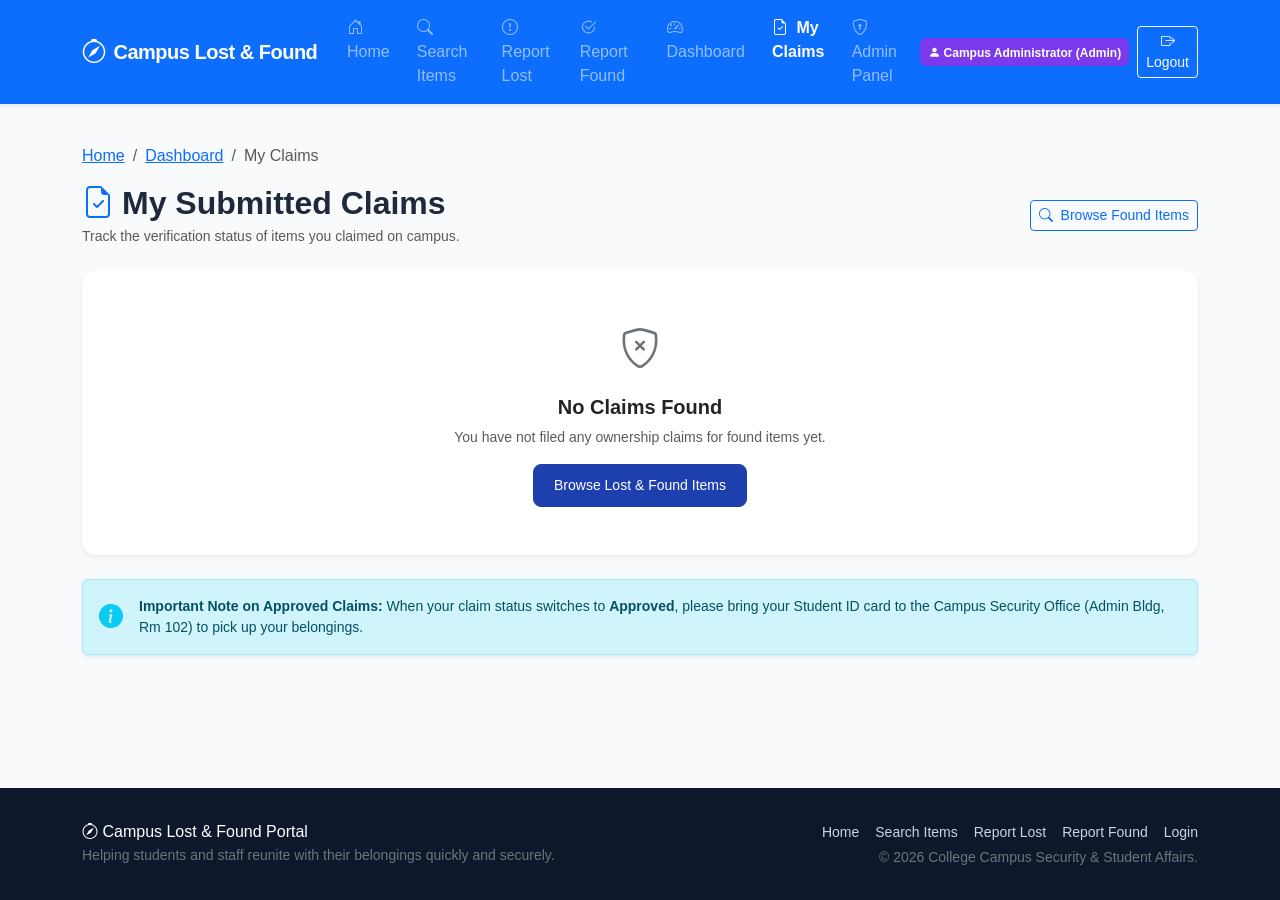
<file: claims.html>
﻿<!DOCTYPE html>
<html lang="en">
<head>
  <meta charset="UTF-8">
  <meta name="viewport" content="width=device-width, initial-scale=1.0">
  <title>My Claims - Campus Lost and Found</title>
  <link href="https://cdn.jsdelivr.net/npm/bootstrap@5.3.3/dist/css/bootstrap.min.css" rel="stylesheet">
  <link rel="stylesheet" href="https://cdn.jsdelivr.net/npm/bootstrap-icons@1.11.3/font/bootstrap-icons.min.css">
  <link rel="stylesheet" href="assets/css/style.css">
</head>
<body>
<div id="navbarContainer"></div>

<main class="py-4">
  <div class="container py-3">
    <nav aria-label="breadcrumb" class="mb-3">
      <ol class="breadcrumb small">
        <li class="breadcrumb-item"><a href="index.html">Home</a></li>
        <li class="breadcrumb-item"><a href="dashboard.html">Dashboard</a></li>
        <li class="breadcrumb-item active">My Claims</li>
      </ol>
    </nav>

    <div class="d-flex flex-column flex-md-row justify-content-between align-items-md-center gap-2 mb-4">
      <div>
        <h2 class="fw-bold mb-1"><i class="bi bi-file-earmark-check text-primary me-2"></i>My Submitted Claims</h2>
        <p class="text-muted small mb-0">Track the verification status of items you claimed on campus.</p>
      </div>
      <a href="search.html?type=Found" class="btn btn-outline-primary btn-sm">
        <i class="bi bi-search me-1"></i> Browse Found Items
      </a>
    </div>

    <div id="claimsTableContainer"></div>

    <div class="alert alert-info d-flex align-items-center mt-4 shadow-sm" role="alert">
      <i class="bi bi-info-circle-fill fs-4 me-3 text-info"></i>
      <div class="small">
        <strong>Important Note on Approved Claims:</strong> When your claim status switches to <strong>Approved</strong>, please bring your Student ID card to the Campus Security Office (Admin Bldg, Rm 102) to pick up your belongings.
      </div>
    </div>

  </div>
</main>

<div id="footerContainer"></div>

<script src="https://cdn.jsdelivr.net/npm/bootstrap@5.3.3/dist/js/bootstrap.bundle.min.js"></script>
<script src="app.js"></script>
<script>
  renderNavbar('claims');
  renderFooter();

  const user = getCurrentUser() || { email: 'student@campus.edu', name: 'Alex Johnson' };
  const allClaims = getClaims();
  const myClaims = allClaims.filter(c => (c.claimant_email || '').toLowerCase() === user.email.toLowerCase());

  const container = document.getElementById('claimsTableContainer');

  if (myClaims.length === 0) {
    container.innerHTML = `
      <div class="card p-5 text-center border-0 shadow-sm bg-white">
        <div class="text-muted mb-3"><i class="bi bi-shield-x fs-1 text-secondary"></i></div>
        <h5 class="fw-bold">No Claims Found</h5>
        <p class="text-muted small mx-auto" style="max-width: 450px;">
          You have not filed any ownership claims for found items yet.
        </p>
        <div><a href="search.html" class="btn btn-primary btn-sm">Browse Lost &amp; Found Items</a></div>
      </div>
    `;
  } else {
    container.innerHTML = `
      <div class="card shadow-sm border-0 bg-white">
        <div class="table-responsive">
          <table class="table table-hover align-middle mb-0">
            <thead class="table-light">
              <tr>
                <th>Claim ID</th>
                <th>Item Name</th>
                <th>Date Submitted</th>
                <th>Your Proof Description</th>
                <th>Claim Status</th>
                <th>Admin / Staff Notes</th>
                <th>Action</th>
              </tr>
            </thead>
            <tbody>
              ${myClaims.map(c => `
                <tr>
                  <td class="small fw-semibold text-secondary">#CLM-${c.id}</td>
                  <td class="fw-bold text-dark"><a href="item-details.html?id=${c.item_id}" class="text-decoration-none">${c.item_name}</a></td>
                  <td class="small text-muted">${c.created_at}</td>
                  <td class="small text-muted" style="max-width: 250px;">${c.proof_details}</td>
                  <td>
                    <span class="badge ${c.status === 'Approved' ? 'bg-success' : (c.status === 'Rejected' ? 'bg-danger' : 'bg-warning text-dark')} px-2 py-1">
                      <i class="bi ${c.status === 'Approved' ? 'bi-check-circle' : (c.status === 'Rejected' ? 'bi-x-circle' : 'bi-hourglass-split')} me-1"></i>${c.status}
                    </span>
                  </td>
                  <td class="small text-secondary" style="max-width: 220px;">${c.admin_notes || 'Pending review by administration.'}</td>
                  <td>
                    <a href="item-details.html?id=${c.item_id}" class="btn btn-outline-secondary btn-sm"><i class="bi bi-eye"></i> View</a>
                  </td>
                </tr>
              `).join('')}
            </tbody>
          </table>
        </div>
      </div>
    `;
  }
</script>
</body>
</html>
</file>
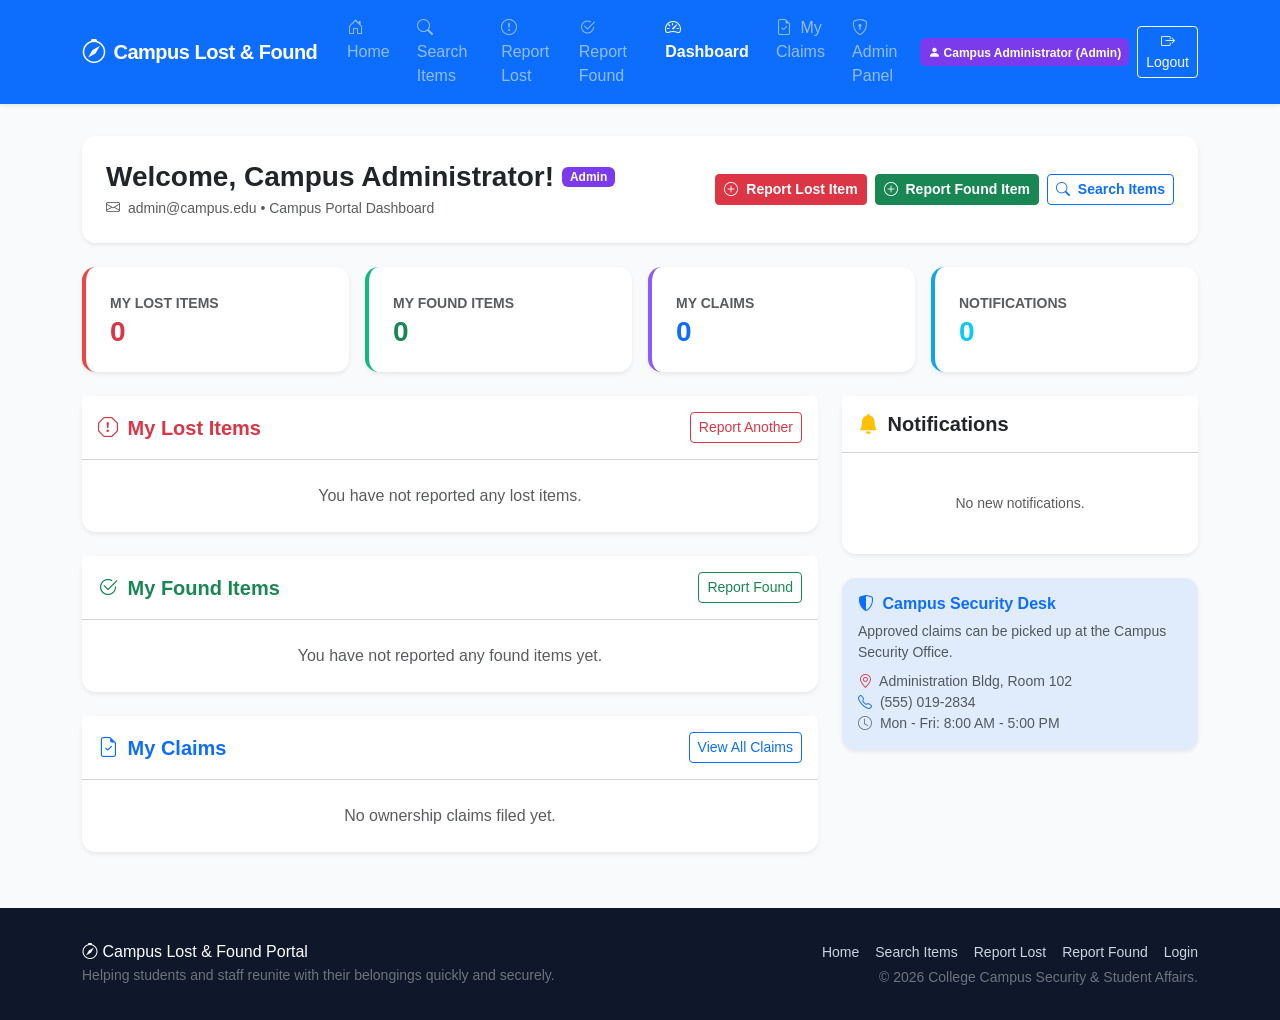
<file: dashboard.html>
﻿<!DOCTYPE html>
<html lang="en">
<head>
  <meta charset="UTF-8">
  <meta name="viewport" content="width=device-width, initial-scale=1.0">
  <title>Dashboard - Campus Lost and Found</title>
  <link href="https://cdn.jsdelivr.net/npm/bootstrap@5.3.3/dist/css/bootstrap.min.css" rel="stylesheet">
  <link rel="stylesheet" href="https://cdn.jsdelivr.net/npm/bootstrap-icons@1.11.3/font/bootstrap-icons.min.css">
  <link rel="stylesheet" href="assets/css/style.css">
</head>
<body>
<div id="navbarContainer"></div>

<main class="py-4">
  <div class="container py-2">
    <!-- Welcome Header -->
    <div class="card border-0 shadow-sm mb-4 bg-white">
      <div class="card-body p-4 d-flex flex-column flex-md-row justify-content-between align-items-md-center gap-3">
        <div>
          <div class="d-flex align-items-center gap-2 mb-1">
            <h3 class="fw-bold mb-0">Welcome, <span id="userName">User</span>!</h3>
            <span class="badge bg-primary" id="userRoleBadge">User</span>
          </div>
          <p class="text-muted small mb-0">
            <i class="bi bi-envelope me-1"></i> <span id="userEmail">user@campus.edu</span> &bull; Campus Portal Dashboard
          </p>
        </div>
        <div class="d-flex flex-wrap gap-2">
          <a href="report-lost.html" class="btn btn-danger btn-sm fw-semibold">
            <i class="bi bi-plus-circle me-1"></i> Report Lost Item
          </a>
          <a href="report-found.html" class="btn btn-success btn-sm fw-semibold">
            <i class="bi bi-plus-circle me-1"></i> Report Found Item
          </a>
          <a href="search.html" class="btn btn-outline-primary btn-sm fw-semibold">
            <i class="bi bi-search me-1"></i> Search Items
          </a>
        </div>
      </div>
    </div>

    <!-- Summary Cards -->
    <div class="row g-3 mb-4">
      <div class="col-sm-6 col-lg-3">
        <div class="stat-card stat-lost shadow-sm">
          <span class="text-muted small text-uppercase fw-semibold">My Lost Items</span>
          <h3 class="fw-bold mb-0 text-danger" id="myLostCount">0</h3>
        </div>
      </div>
      <div class="col-sm-6 col-lg-3">
        <div class="stat-card stat-found shadow-sm">
          <span class="text-muted small text-uppercase fw-semibold">My Found Items</span>
          <h3 class="fw-bold mb-0 text-success" id="myFoundCount">0</h3>
        </div>
      </div>
      <div class="col-sm-6 col-lg-3">
        <div class="stat-card stat-claims shadow-sm">
          <span class="text-muted small text-uppercase fw-semibold">My Claims</span>
          <h3 class="fw-bold mb-0 text-primary" id="myClaimsCount">0</h3>
        </div>
      </div>
      <div class="col-sm-6 col-lg-3">
        <div class="stat-card shadow-sm" style="border-left-color: #0ea5e9;">
          <span class="text-muted small text-uppercase fw-semibold">Notifications</span>
          <h3 class="fw-bold mb-0 text-info" id="myNotifCount">0</h3>
        </div>
      </div>
    </div>

    <div class="row g-4">
      <div class="col-lg-8">
        
        <!-- My Lost Items -->
        <div class="card shadow-sm border-0 mb-4">
          <div class="card-header bg-white py-3 d-flex justify-content-between align-items-center">
            <h5 class="fw-bold mb-0 text-danger"><i class="bi bi-exclamation-octagon me-1"></i> My Lost Items</h5>
            <a href="report-lost.html" class="btn btn-sm btn-outline-danger">Report Another</a>
          </div>
          <div class="card-body p-0" id="lostItemsContainer"></div>
        </div>

        <!-- My Found Items -->
        <div class="card shadow-sm border-0 mb-4">
          <div class="card-header bg-white py-3 d-flex justify-content-between align-items-center">
            <h5 class="fw-bold mb-0 text-success"><i class="bi bi-check2-circle me-1"></i> My Found Items</h5>
            <a href="report-found.html" class="btn btn-sm btn-outline-success">Report Found</a>
          </div>
          <div class="card-body p-0" id="foundItemsContainer"></div>
        </div>

        <!-- My Claims -->
        <div class="card shadow-sm border-0 mb-4">
          <div class="card-header bg-white py-3 d-flex justify-content-between align-items-center">
            <h5 class="fw-bold mb-0 text-primary"><i class="bi bi-file-earmark-check me-1"></i> My Claims</h5>
            <a href="claims.html" class="btn btn-sm btn-outline-primary">View All Claims</a>
          </div>
          <div class="card-body p-0" id="claimsContainer"></div>
        </div>

      </div>

      <div class="col-lg-4">
        <!-- Notifications -->
        <div class="card shadow-sm border-0 mb-4">
          <div class="card-header bg-white py-3">
            <h5 class="fw-bold mb-0 text-dark"><i class="bi bi-bell-fill text-warning me-1"></i> Notifications</h5>
          </div>
          <div class="card-body p-3" id="notificationsContainer"></div>
        </div>

        <!-- Security Desk Contact -->
        <div class="card shadow-sm border-0 bg-primary bg-opacity-10">
          <div class="card-body p-3">
            <h6 class="fw-bold text-primary mb-2"><i class="bi bi-shield-shaded me-1"></i> Campus Security Desk</h6>
            <p class="small text-muted mb-2">Approved claims can be picked up at the Campus Security Office.</p>
            <ul class="list-unstyled small text-muted mb-0">
              <li><i class="bi bi-geo-alt me-1 text-danger"></i> Administration Bldg, Room 102</li>
              <li><i class="bi bi-telephone me-1 text-primary"></i> (555) 019-2834</li>
              <li><i class="bi bi-clock me-1 text-secondary"></i> Mon - Fri: 8:00 AM - 5:00 PM</li>
            </ul>
          </div>
        </div>
      </div>
    </div>

  </div>
</main>

<div id="footerContainer"></div>

<script src="https://cdn.jsdelivr.net/npm/bootstrap@5.3.3/dist/js/bootstrap.bundle.min.js"></script>
<script src="app.js"></script>
<script>
  let user = getCurrentUser();
  if (!user) {
    // Default demo user Alex Johnson if visited without logging in
    const users = getUsers();
    user = users.find(u => u.email === 'student@campus.edu') || users[0];
    setCurrentUser(user);
  }

  renderNavbar('dashboard');
  renderFooter();

  document.getElementById('userName').textContent = user.name;
  document.getElementById('userEmail').textContent = user.email;
  const roleBadge = document.getElementById('userRoleBadge');
  roleBadge.textContent = user.role;
  if (user.role === 'Admin') roleBadge.className = 'badge badge-role-admin';
  else if (user.role === 'Staff') roleBadge.className = 'badge badge-role-staff';
  else roleBadge.className = 'badge badge-role-user';

  const allItems = getItems();
  const myLost = allItems.filter(i => (i.reported_by || '').toLowerCase() === user.email.toLowerCase() && i.type === 'Lost');
  const myFound = allItems.filter(i => (i.reported_by || '').toLowerCase() === user.email.toLowerCase() && i.type === 'Found');
  
  const allClaims = getClaims();
  const myClaims = allClaims.filter(c => (c.claimant_email || '').toLowerCase() === user.email.toLowerCase());

  const allNotifs = getNotifs();
  const myNotifs = allNotifs.filter(n => (n.user_email || '').toLowerCase() === user.email.toLowerCase());

  document.getElementById('myLostCount').textContent = myLost.length;
  document.getElementById('myFoundCount').textContent = myFound.length;
  document.getElementById('myClaimsCount').textContent = myClaims.length;
  document.getElementById('myNotifCount').textContent = myNotifs.length;

  // Render Lost
  if (myLost.length === 0) {
    document.getElementById('lostItemsContainer').innerHTML = '<div class="p-4 text-center text-muted">You have not reported any lost items.</div>';
  } else {
    document.getElementById('lostItemsContainer').innerHTML = `
      <div class="table-responsive">
        <table class="table table-hover align-middle mb-0">
          <thead class="table-light"><tr><th>Item</th><th>Category</th><th>Date Lost</th><th>Location</th><th>Status</th><th>Action</th></tr></thead>
          <tbody>
            ${myLost.map(item => `
              <tr>
                <td class="fw-semibold">
                  <img src="${item.photo}" class="rounded me-2" style="width:38px;height:38px;object-fit:cover;">
                  ${item.name}
                </td>
                <td><span class="badge bg-light text-dark border">${item.category}</span></td>
                <td class="small text-muted">${item.date}</td>
                <td class="small text-muted">${item.location}</td>
                <td><span class="badge bg-warning text-dark">${item.status}</span></td>
                <td><a href="item-details.html?id=${item.id}" class="btn btn-sm btn-outline-primary">View</a></td>
              </tr>
            `).join('')}
          </tbody>
        </table>
      </div>
    `;
  }

  // Render Found
  if (myFound.length === 0) {
    document.getElementById('foundItemsContainer').innerHTML = '<div class="p-4 text-center text-muted">You have not reported any found items yet.</div>';
  } else {
    document.getElementById('foundItemsContainer').innerHTML = `
      <div class="table-responsive">
        <table class="table table-hover align-middle mb-0">
          <thead class="table-light"><tr><th>Item</th><th>Category</th><th>Date Found</th><th>Turned In</th><th>Status</th><th>Action</th></tr></thead>
          <tbody>
            ${myFound.map(item => `
              <tr>
                <td class="fw-semibold">
                  <img src="${item.photo}" class="rounded me-2" style="width:38px;height:38px;object-fit:cover;">
                  ${item.name}
                </td>
                <td><span class="badge bg-light text-dark border">${item.category}</span></td>
                <td class="small text-muted">${item.date}</td>
                <td class="small text-muted">${item.location}</td>
                <td><span class="badge bg-success">${item.status}</span></td>
                <td><a href="item-details.html?id=${item.id}" class="btn btn-sm btn-outline-primary">View</a></td>
              </tr>
            `).join('')}
          </tbody>
        </table>
      </div>
    `;
  }

  // Render Claims
  if (myClaims.length === 0) {
    document.getElementById('claimsContainer').innerHTML = '<div class="p-4 text-center text-muted">No ownership claims filed yet.</div>';
  } else {
    document.getElementById('claimsContainer').innerHTML = `
      <div class="table-responsive">
        <table class="table table-hover align-middle mb-0">
          <thead class="table-light"><tr><th>Item Name</th><th>Date</th><th>Proof Details</th><th>Status</th><th>Admin Notes</th></tr></thead>
          <tbody>
            ${myClaims.map(c => `
              <tr>
                <td class="fw-semibold"><a href="item-details.html?id=${c.item_id}" class="text-decoration-none">${c.item_name}</a></td>
                <td class="small text-muted">${c.created_at}</td>
                <td class="small text-muted">${c.proof_details.substring(0, 45)}...</td>
                <td>
                  <span class="badge ${c.status === 'Approved' ? 'bg-success' : (c.status === 'Rejected' ? 'bg-danger' : 'bg-warning text-dark')}">${c.status}</span>
                </td>
                <td class="small text-secondary">${c.admin_notes || 'None'}</td>
              </tr>
            `).join('')}
          </tbody>
        </table>
      </div>
    `;
  }

  // Render Notifications
  if (myNotifs.length === 0) {
    document.getElementById('notificationsContainer').innerHTML = '<div class="text-center py-4 text-muted small">No new notifications.</div>';
  } else {
    document.getElementById('notificationsContainer').innerHTML = `
      <div class="d-flex flex-column gap-2">
        ${myNotifs.map(n => `
          <div class="p-3 rounded-3 border bg-light">
            <div class="d-flex justify-content-between align-items-center mb-1">
              <strong class="small text-${n.type === 'success' ? 'success' : (n.type === 'danger' ? 'danger' : 'primary')}">${n.title}</strong>
              <span class="text-muted" style="font-size: 0.72rem;">${n.created_at}</span>
            </div>
            <p class="small text-muted mb-0">${n.message}</p>
          </div>
        `).join('')}
      </div>
    `;
  }
</script>
</body>
</html>
</file>
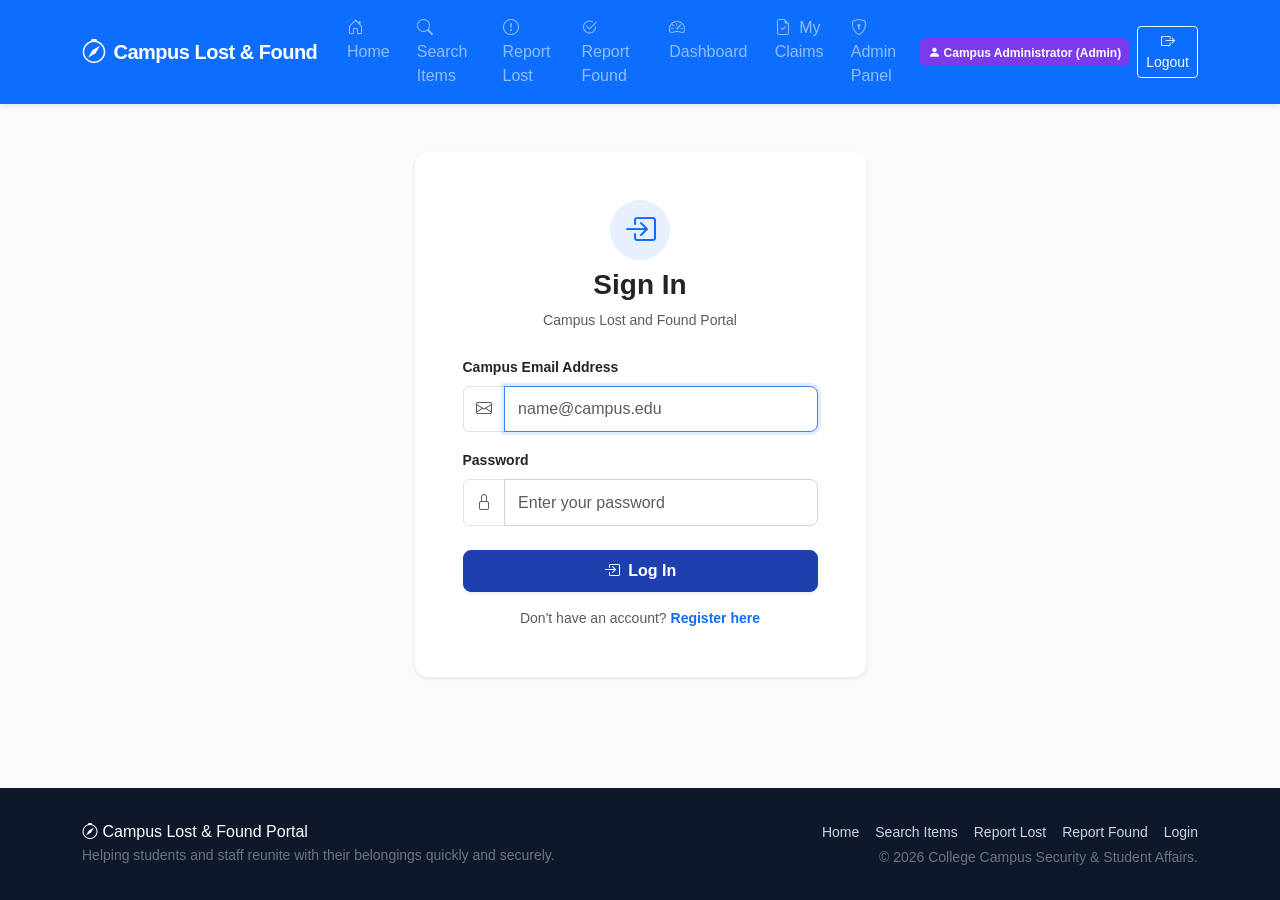
<file: login.html>
﻿<!DOCTYPE html>
<html lang="en">
<head>
  <meta charset="UTF-8">
  <meta name="viewport" content="width=device-width, initial-scale=1.0">
  <title>Login - Campus Lost and Found</title>
  <link href="https://cdn.jsdelivr.net/npm/bootstrap@5.3.3/dist/css/bootstrap.min.css" rel="stylesheet">
  <link rel="stylesheet" href="https://cdn.jsdelivr.net/npm/bootstrap-icons@1.11.3/font/bootstrap-icons.min.css">
  <link rel="stylesheet" href="assets/css/style.css">
</head>
<body>
<div id="navbarContainer"></div>

<main class="py-4">
  <div class="container py-4">
    <div class="row justify-content-center">
      <div class="col-md-6 col-lg-5">
        <div class="card shadow-sm border-0">
          <div class="card-body p-4 p-md-5">
            <div class="text-center mb-4">
              <div class="bg-primary bg-opacity-10 text-primary rounded-circle d-inline-flex align-items-center justify-content-center mb-2" style="width: 60px; height: 60px;">
                <i class="bi bi-box-arrow-in-right fs-2"></i>
              </div>
              <h3 class="fw-bold">Sign In</h3>
              <p class="text-muted small">Campus Lost and Found Portal</p>
            </div>

            <div id="alertBox"></div>

            <form id="loginForm">
              <div class="mb-3">
                <label for="email" class="form-label fw-semibold small">Campus Email Address</label>
                <div class="input-group">
                  <span class="input-group-text bg-white text-muted"><i class="bi bi-envelope"></i></span>
                  <input type="email" class="form-control" id="email" placeholder="name@campus.edu" required autofocus>
                </div>
              </div>

              <div class="mb-4">
                <label for="password" class="form-label fw-semibold small">Password</label>
                <div class="input-group">
                  <span class="input-group-text bg-white text-muted"><i class="bi bi-lock"></i></span>
                  <input type="password" class="form-control" id="password" placeholder="Enter your password" required>
                </div>
              </div>

              <button type="submit" class="btn btn-primary w-100 py-2 fw-semibold shadow-sm mb-3">
                <i class="bi bi-box-arrow-in-right me-1"></i> Log In
              </button>
            </form>

            <div class="text-center small text-muted">
              Don't have an account? <a href="register.html" class="text-primary fw-semibold text-decoration-none">Register here</a>
            </div>

          </div>
        </div>
      </div>
    </div>
  </div>
</main>

<div id="footerContainer"></div>

<script src="https://cdn.jsdelivr.net/npm/bootstrap@5.3.3/dist/js/bootstrap.bundle.min.js"></script>
<script src="app.js"></script>
<script>
  renderNavbar('login');
  renderFooter();

  function fillDemo(email, pass) {
    document.getElementById('email').value = email;
    document.getElementById('password').value = pass;
  }

  document.getElementById('loginForm').addEventListener('submit', (e) => {
    e.preventDefault();
    const email = document.getElementById('email').value.trim();
    const password = document.getElementById('password').value.trim();

    const users = getUsers();
    const matched = users.find(u => u.email.toLowerCase() === email.toLowerCase() && u.password === password);

    if (matched) {
      setCurrentUser(matched);
      if (matched.role === 'Admin') {
        window.location.href = 'admin.html';
      } else {
        window.location.href = 'dashboard.html';
      }
    } else {
      document.getElementById('alertBox').innerHTML = `
        <div class="alert alert-danger alert-dismissible fade show small" role="alert">
          <i class="bi bi-exclamation-triangle me-1"></i> Invalid email or password.
          <button type="button" class="btn-close" data-bs-dismiss="alert"></button>
        </div>
      `;
    }
  });
</script>
</body>
</html>
</file>
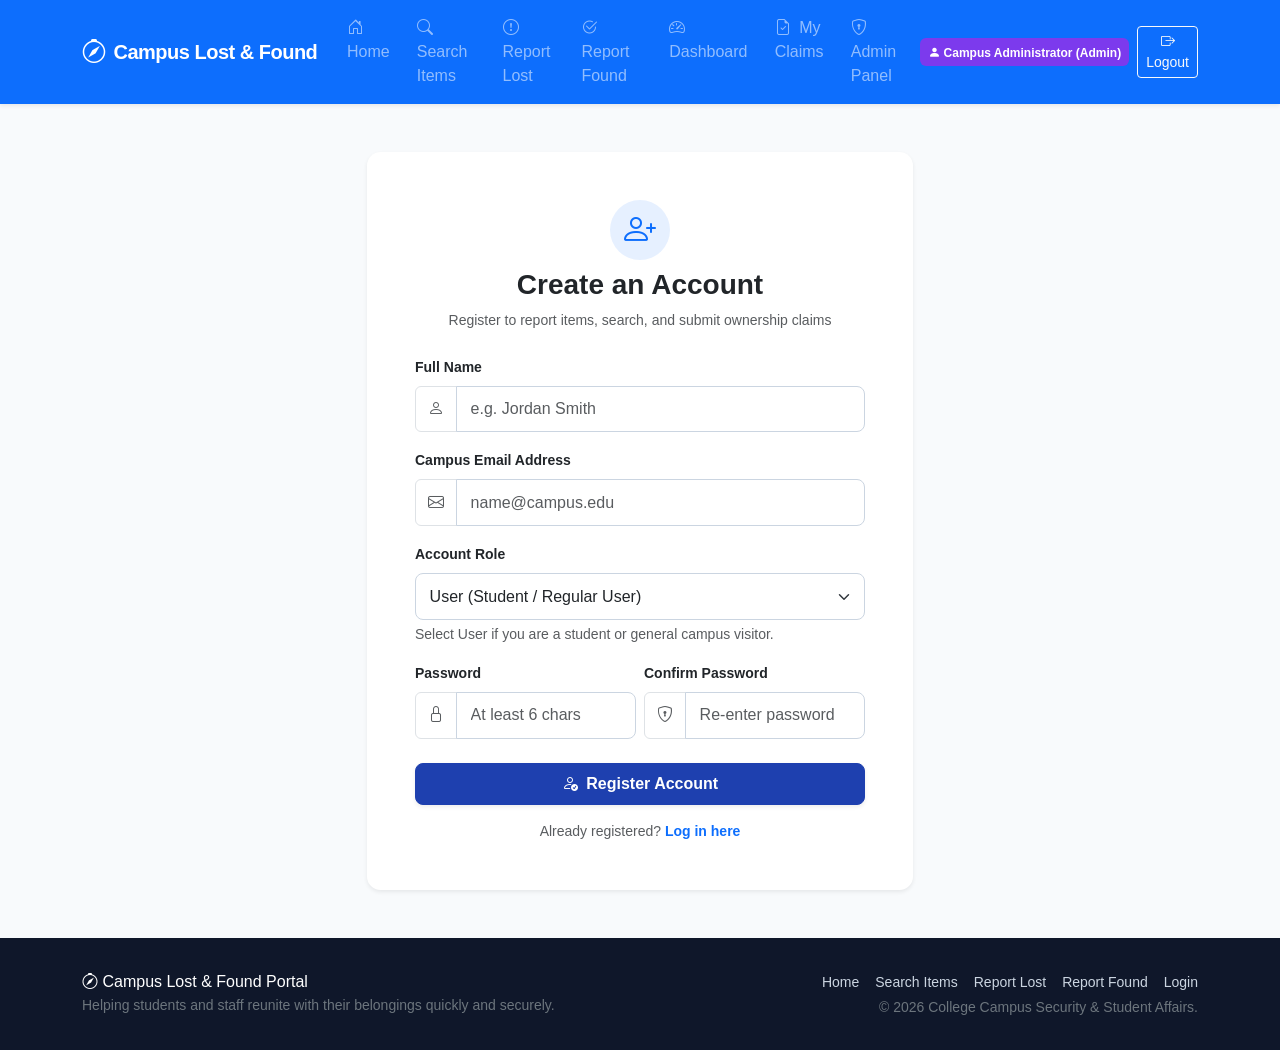
<file: register.html>
﻿<!DOCTYPE html>
<html lang="en">
<head>
  <meta charset="UTF-8">
  <meta name="viewport" content="width=device-width, initial-scale=1.0">
  <title>Register - Campus Lost and Found</title>
  <link href="https://cdn.jsdelivr.net/npm/bootstrap@5.3.3/dist/css/bootstrap.min.css" rel="stylesheet">
  <link rel="stylesheet" href="https://cdn.jsdelivr.net/npm/bootstrap-icons@1.11.3/font/bootstrap-icons.min.css">
  <link rel="stylesheet" href="assets/css/style.css">
</head>
<body>
<div id="navbarContainer"></div>

<main class="py-4">
  <div class="container py-4">
    <div class="row justify-content-center">
      <div class="col-md-7 col-lg-6">
        <div class="card shadow-sm border-0">
          <div class="card-body p-4 p-md-5">
            <div class="text-center mb-4">
              <div class="bg-primary bg-opacity-10 text-primary rounded-circle d-inline-flex align-items-center justify-content-center mb-2" style="width: 60px; height: 60px;">
                <i class="bi bi-person-plus fs-2"></i>
              </div>
              <h3 class="fw-bold">Create an Account</h3>
              <p class="text-muted small">Register to report items, search, and submit ownership claims</p>
            </div>

            <div id="alertBox"></div>

            <form id="registerForm">
              <div class="mb-3">
                <label for="name" class="form-label fw-semibold small">Full Name</label>
                <div class="input-group">
                  <span class="input-group-text bg-white text-muted"><i class="bi bi-person"></i></span>
                  <input type="text" class="form-control" id="name" placeholder="e.g. Jordan Smith" required>
                </div>
              </div>

              <div class="mb-3">
                <label for="email" class="form-label fw-semibold small">Campus Email Address</label>
                <div class="input-group">
                  <span class="input-group-text bg-white text-muted"><i class="bi bi-envelope"></i></span>
                  <input type="email" class="form-control" id="email" placeholder="name@campus.edu" required>
                </div>
              </div>

              <div class="mb-3">
                <label for="role" class="form-label fw-semibold small">Account Role</label>
                <select class="form-select" id="role">
                  <option value="User" selected>User (Student / Regular User)</option>
                  <option value="Staff">Staff (Security / Department Representative)</option>
                </select>
                <div class="form-text small">Select User if you are a student or general campus visitor.</div>
              </div>

              <div class="row g-2 mb-4">
                <div class="col-sm-6">
                  <label for="password" class="form-label fw-semibold small">Password</label>
                  <div class="input-group">
                    <span class="input-group-text bg-white text-muted"><i class="bi bi-lock"></i></span>
                    <input type="password" class="form-control" id="password" placeholder="At least 6 chars" required minlength="6">
                  </div>
                </div>
                <div class="col-sm-6">
                  <label for="confirm_password" class="form-label fw-semibold small">Confirm Password</label>
                  <div class="input-group">
                    <span class="input-group-text bg-white text-muted"><i class="bi bi-shield-lock"></i></span>
                    <input type="password" class="form-control" id="confirm_password" placeholder="Re-enter password" required>
                  </div>
                </div>
              </div>

              <button type="submit" class="btn btn-primary w-100 py-2 fw-semibold shadow-sm mb-3">
                <i class="bi bi-person-check me-1"></i> Register Account
              </button>
            </form>

            <div class="text-center small text-muted">
              Already registered? <a href="login.html" class="text-primary fw-semibold text-decoration-none">Log in here</a>
            </div>
          </div>
        </div>
      </div>
    </div>
  </div>
</main>

<div id="footerContainer"></div>

<script src="https://cdn.jsdelivr.net/npm/bootstrap@5.3.3/dist/js/bootstrap.bundle.min.js"></script>
<script src="app.js"></script>
<script>
  renderNavbar('register');
  renderFooter();

  document.getElementById('registerForm').addEventListener('submit', (e) => {
    e.preventDefault();
    const name = document.getElementById('name').value.trim();
    const email = document.getElementById('email').value.trim();
    const role = document.getElementById('role').value;
    const password = document.getElementById('password').value;
    const confirm_password = document.getElementById('confirm_password').value;

    const alertBox = document.getElementById('alertBox');

    if (password !== confirm_password) {
      alertBox.innerHTML = `
        <div class="alert alert-danger alert-dismissible fade show small" role="alert">
          <i class="bi bi-exclamation-triangle me-1"></i> Password and Confirm Password do not match.
          <button type="button" class="btn-close" data-bs-dismiss="alert"></button>
        </div>
      `;
      return;
    }

    const users = getUsers();
    if (users.some(u => u.email.toLowerCase() === email.toLowerCase())) {
      alertBox.innerHTML = `
        <div class="alert alert-danger alert-dismissible fade show small" role="alert">
          <i class="bi bi-exclamation-triangle me-1"></i> This email address is already registered.
          <button type="button" class="btn-close" data-bs-dismiss="alert"></button>
        </div>
      `;
      return;
    }

    const newUser = {
      id: Date.now(),
      name,
      email,
      role,
      password
    };
    users.push(newUser);
    saveUsers(users);

    alertBox.innerHTML = `
      <div class="alert alert-success alert-dismissible fade show small" role="alert">
        <i class="bi bi-check-circle me-1"></i> Account registered successfully! Redirecting to login...
      </div>
    `;
    setTimeout(() => {
      window.location.href = 'login.html';
    }, 1200);
  });
</script>
</body>
</html>
</file>
<file: assets/css/style.css>
/* Campus Lost and Found - Custom Stylesheet */
:root {
  --primary-color: #1e40af;
  --primary-hover: #1d4ed8;
  --secondary-color: #475569;
  --success-color: #059669;
  --danger-color: #dc2626;
  --warning-color: #d97706;
  --info-color: #0284c7;
  --bg-light: #f8fafc;
  --card-border: #e2e8f0;
}

body {
  font-family: -apple-system, BlinkMacSystemFont, "Segoe UI", Roboto, "Helvetica Neue", Arial, sans-serif;
  background-color: var(--bg-light);
  color: #1e293b;
  min-height: 100vh;
  display: flex;
  flex-direction: column;
}

main {
  flex: 1 0 auto;
}

/* Navbar */
.navbar-brand {
  font-weight: 700;
  letter-spacing: -0.5px;
}

.nav-link {
  font-weight: 500;
  padding: 0.5rem 0.85rem !important;
  transition: all 0.2s ease;
}

.nav-link.active {
  color: #fff !important;
  font-weight: 600;
}

/* Hero Section */
.hero-section {
  background: linear-gradient(135deg, #1e3a8a 0%, #2563eb 60%, #3b82f6 100%);
  color: white;
  border-radius: 1rem;
  padding: 3.5rem 2rem;
  box-shadow: 0 10px 25px -5px rgba(30, 58, 138, 0.25);
  margin-bottom: 2.5rem;
}

/* Cards */
.card {
  border: 1px solid var(--card-border);
  border-radius: 0.85rem;
  box-shadow: 0 2px 8px rgba(0, 0, 0, 0.04);
  transition: transform 0.2s ease, box-shadow 0.2s ease;
}

.card:hover {
  box-shadow: 0 6px 16px rgba(0, 0, 0, 0.08);
}

.item-card {
  overflow: hidden;
  height: 100%;
}

.item-card img {
  height: 200px;
  object-fit: cover;
  width: 100%;
  border-top-left-radius: 0.85rem;
  border-top-right-radius: 0.85rem;
  background-color: #e2e8f0;
}

.item-badge-top {
  position: absolute;
  top: 12px;
  left: 12px;
  font-size: 0.8rem;
  padding: 0.35rem 0.65rem;
  border-radius: 9999px;
  font-weight: 600;
  box-shadow: 0 2px 6px rgba(0,0,0,0.15);
}

/* Badges */
.badge-lost {
  background-color: #ef4444;
  color: #ffffff;
}

.badge-found {
  background-color: #10b981;
  color: #ffffff;
}

/* Stat Cards */
.stat-card {
  padding: 1.5rem;
  border-radius: 0.85rem;
  background: #ffffff;
  border-left: 4px solid var(--primary-color);
}

.stat-card.stat-lost {
  border-left-color: #ef4444;
}

.stat-card.stat-found {
  border-left-color: #10b981;
}

.stat-card.stat-claims {
  border-left-color: #8b5cf6;
}

/* Forms */
.form-control, .form-select {
  border-radius: 0.5rem;
  padding: 0.65rem 0.85rem;
  border: 1px solid #cbd5e1;
}

.form-control:focus, .form-select:focus {
  border-color: #3b82f6;
  box-shadow: 0 0 0 3px rgba(59, 130, 246, 0.15);
}

/* Buttons */
.btn-primary {
  background-color: var(--primary-color);
  border-color: var(--primary-color);
  border-radius: 0.5rem;
  font-weight: 500;
  padding: 0.6rem 1.25rem;
}

.btn-primary:hover {
  background-color: var(--primary-hover);
  border-color: var(--primary-hover);
}

/* Role Badges */
.badge-role-admin {
  background-color: #7c3aed;
  color: #ffffff;
}

.badge-role-staff {
  background-color: #0284c7;
  color: #ffffff;
}

.badge-role-user {
  background-color: #475569;
  color: #ffffff;
}

/* Tables */
.table th {
  font-weight: 600;
  color: #475569;
  border-bottom: 2px solid #e2e8f0;
  text-transform: uppercase;
  font-size: 0.75rem;
  letter-spacing: 0.05em;
}

.table td {
  vertical-align: middle;
}

/* Footer */
footer {
  background-color: #0f172a;
  color: #94a3b8;
  padding: 2rem 0;
  margin-top: auto;
}

footer a {
  color: #cbd5e1;
  text-decoration: none;
}

footer a:hover {
  color: #ffffff;
}
</file>
